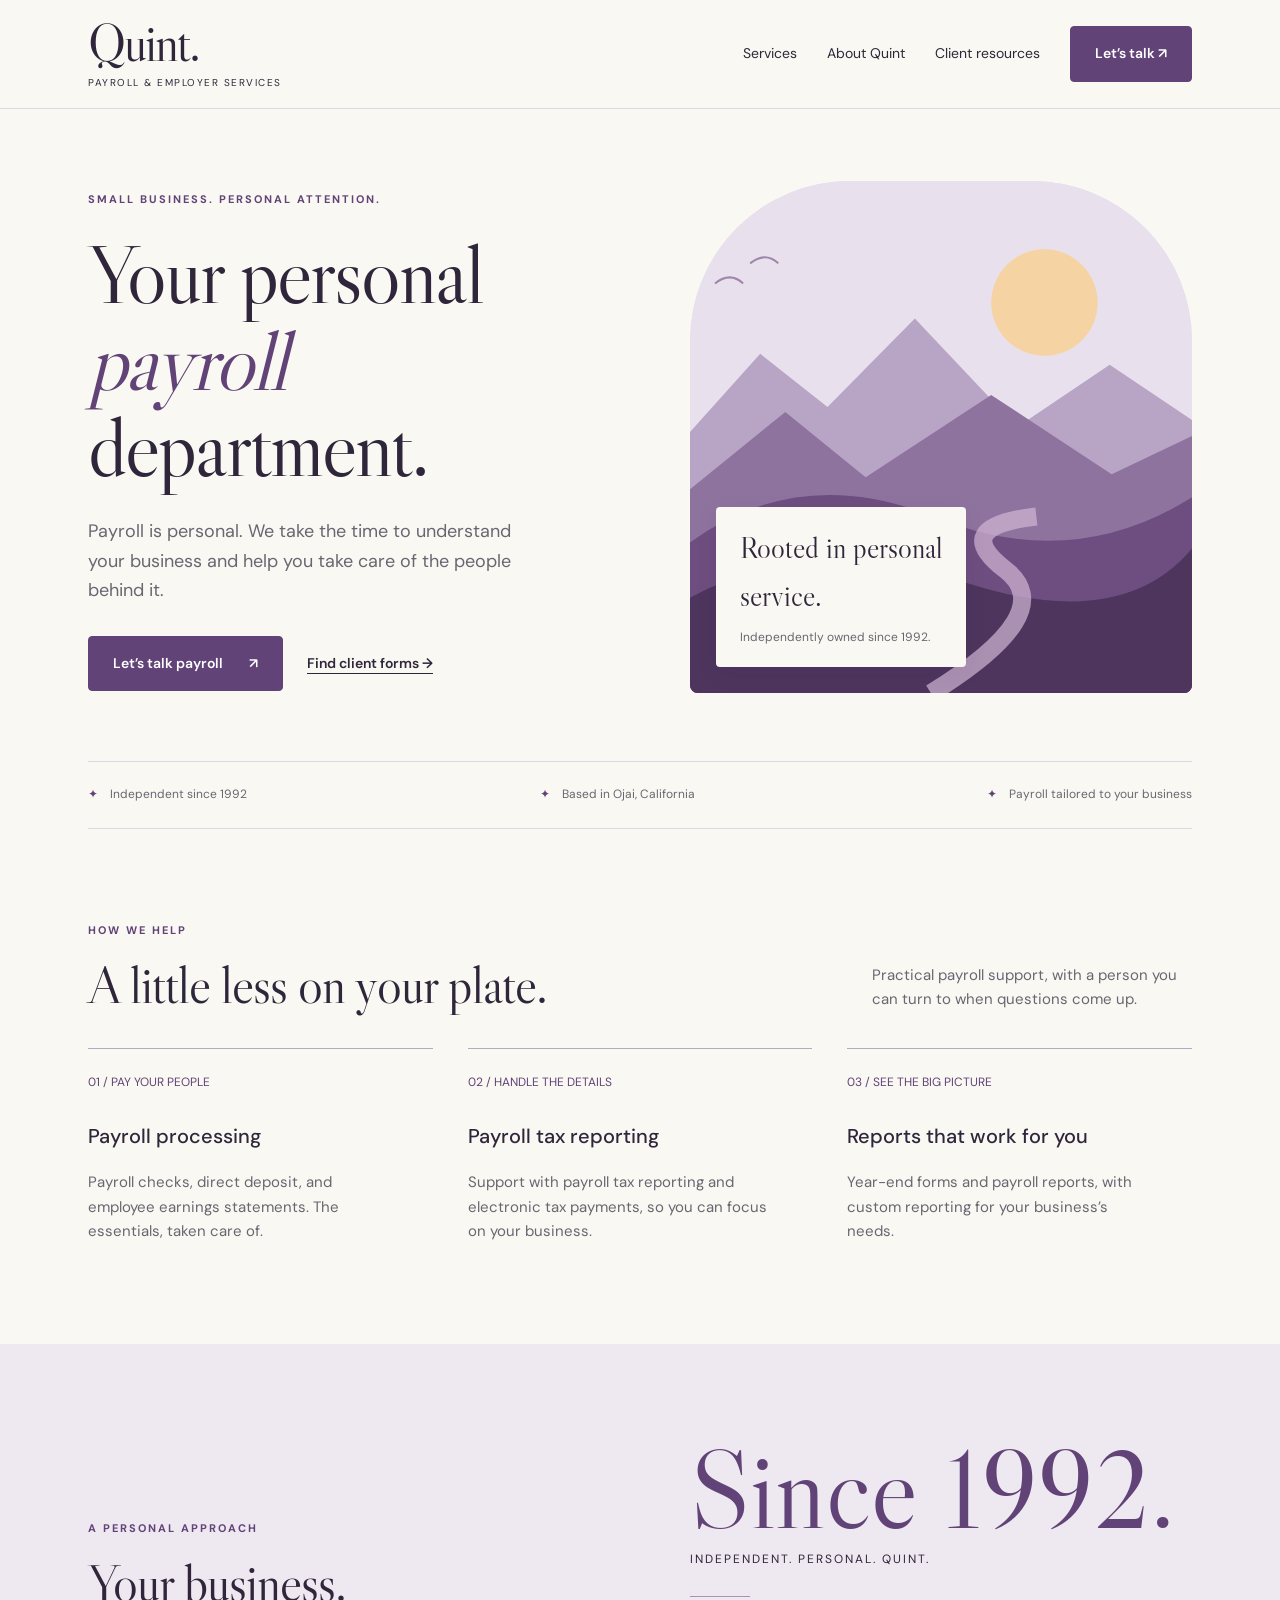
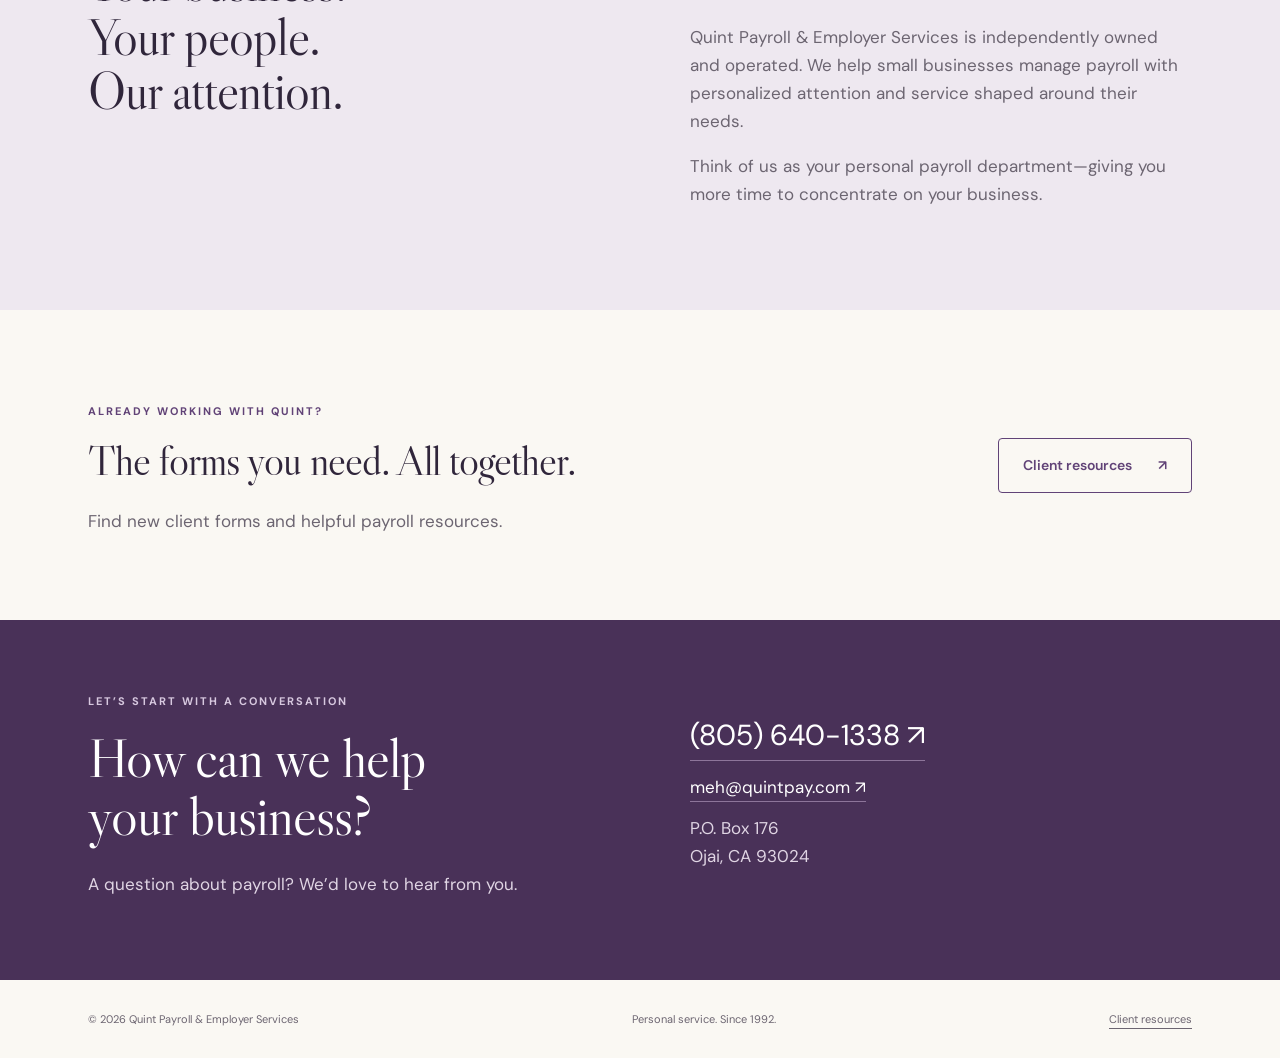
<file: index.html>
<!doctype html><html lang="en"><head><meta name="robots" content="noindex, nofollow"><meta charset="utf-8"><meta name="viewport" content="width=device-width,initial-scale=1"><title>Quint Payroll | Your personal payroll department</title><meta name="description" content="Personalized payroll processing, tax reporting and direct deposit for small businesses. Independently owned and operated since 1992."><link rel="stylesheet" href="style.css"></head><body><a class="skip" href="#main">Skip to content</a><header><div class="wrap"><nav aria-label="Main navigation"><a class="brand" href="index.html" aria-label="Quint Payroll home"><strong>Quint.</strong><span>Payroll & Employer Services</span></a><div class="navlinks"><a href="#services">Services</a><a href="#about">About Quint</a><a href="resources.html">Client resources</a><a class="button" href="#contact">Let’s talk ↗</a></div></nav></div></header><main id="main"><div class="wrap"><section class="hero"><div><span class="eyebrow">Small business. Personal attention.</span><h1>Your personal<br><em>payroll</em><br>department.</h1><p>Payroll is personal. We take the time to understand your business and help you take care of the people behind it.</p><div class="actions"><a class="button" href="#contact">Let’s talk payroll <span aria-hidden="true">↗</span></a><a class="textlink" href="resources.html">Find client forms →</a></div></div><div class="art" role="img" aria-label="Illustrated purple mountains and warm California sunshine"><svg viewBox="0 0 500 510" preserveAspectRatio="xMidYMid slice" aria-hidden="true"><rect width="500" height="510" fill="#e9e0ed"/><circle cx="353" cy="121" r="53" fill="#f6d3a2"/><path d="M0 250 70 172 137 225 224 137 326 245 418 183 500 238V510H0Z" fill="#b8a5c5"/><path d="M0 307 95 230 175 295 300 213 420 292 500 254V510H0Z" fill="#8f739f"/><path d="M0 360Q110 280 245 335T500 315V510H0Z" fill="#6e4e80"/><path d="M0 415Q120 350 275 400T500 366V510H0Z" fill="#4d355e"/><path d="M240 510Q370 430 314 387T345 334" fill="none" stroke="#d2b7d5" stroke-width="18" opacity=".7"/><path d="M25 102Q40 90 53 102M60 82Q75 70 88 82" fill="none" stroke="#9f86ac" stroke-width="2"/></svg><div class="artnote"><b>Rooted in personal service.</b><span>Independently owned since 1992.</span></div></div></section><div class="trust"><span>Independent since 1992</span><span>Based in Ojai, California</span><span>Payroll tailored to your business</span></div><section class="section" id="services"><div class="sectionintro"><div><span class="eyebrow">How we help</span><h2>A little less on your plate.</h2></div><p>Practical payroll support, with a person you can turn to when questions come up.</p></div><div class="services"><article class="service"><span class="number">01 / PAY YOUR PEOPLE</span><h3>Payroll processing</h3><p>Payroll checks, direct deposit, and employee earnings statements. The essentials, taken care of.</p></article><article class="service"><span class="number">02 / HANDLE THE DETAILS</span><h3>Payroll tax reporting</h3><p>Support with payroll tax reporting and electronic tax payments, so you can focus on your business.</p></article><article class="service"><span class="number">03 / SEE THE BIG PICTURE</span><h3>Reports that work for you</h3><p>Year-end forms and payroll reports, with custom reporting for your business’s needs.</p></article></div></section></div><section class="personal section" id="about"><div class="wrap split"><div><span class="eyebrow">A personal approach</span><h2>Your business.<br>Your people.<br>Our attention.</h2></div><div><div class="since">Since 1992.</div><div class="since-label">Independent. Personal. Quint.</div><div class="rule"></div><p>Quint Payroll & Employer Services is independently owned and operated. We help small businesses manage payroll with personalized attention and service shaped around their needs.</p><p>Think of us as your personal payroll department—giving you more time to concentrate on your business.</p></div></div></section><section class="section"><div class="wrap resource-call"><div><span class="eyebrow">Already working with Quint?</span><h2>The forms you need. All together.</h2><p>Find new client forms and helpful payroll resources.</p></div><a class="button light" href="resources.html">Client resources <span aria-hidden="true">↗</span></a></div></section><section class="contact" id="contact"><div class="wrap split"><div><span class="eyebrow">Let’s start with a conversation</span><h2>How can we help<br>your business?</h2><p>A question about payroll? We’d love to hear from you.</p></div><div class="contactlinks"><a href="tel:+18056401338">(805) 640-1338 ↗</a><a href="mailto:meh@quintpay.com">meh@quintpay.com ↗</a><p>P.O. Box 176<br>Ojai, CA 93024</p></div></div></section></main><footer><div class="wrap foot"><span>© 2026 Quint Payroll & Employer Services</span><span>Personal service. Since 1992.</span><a href="resources.html">Client resources</a></div></footer></body></html>
</file>
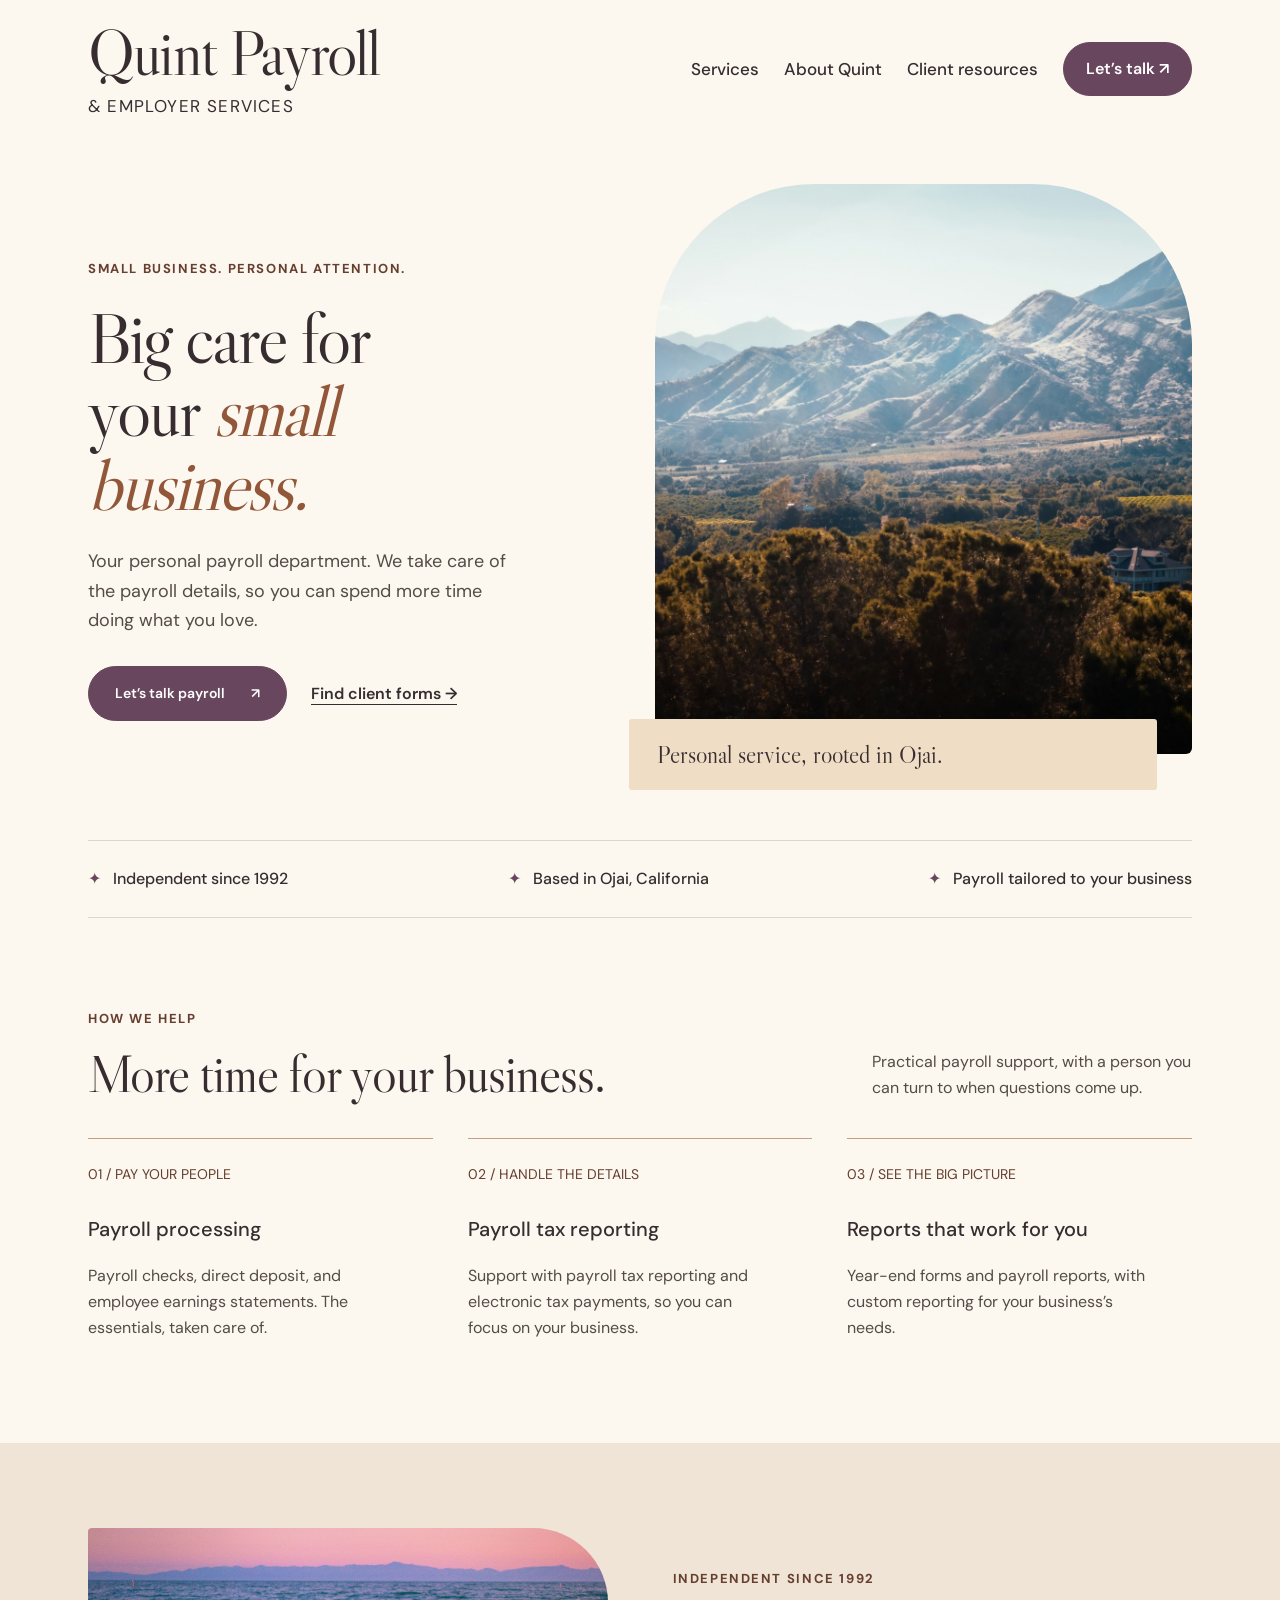
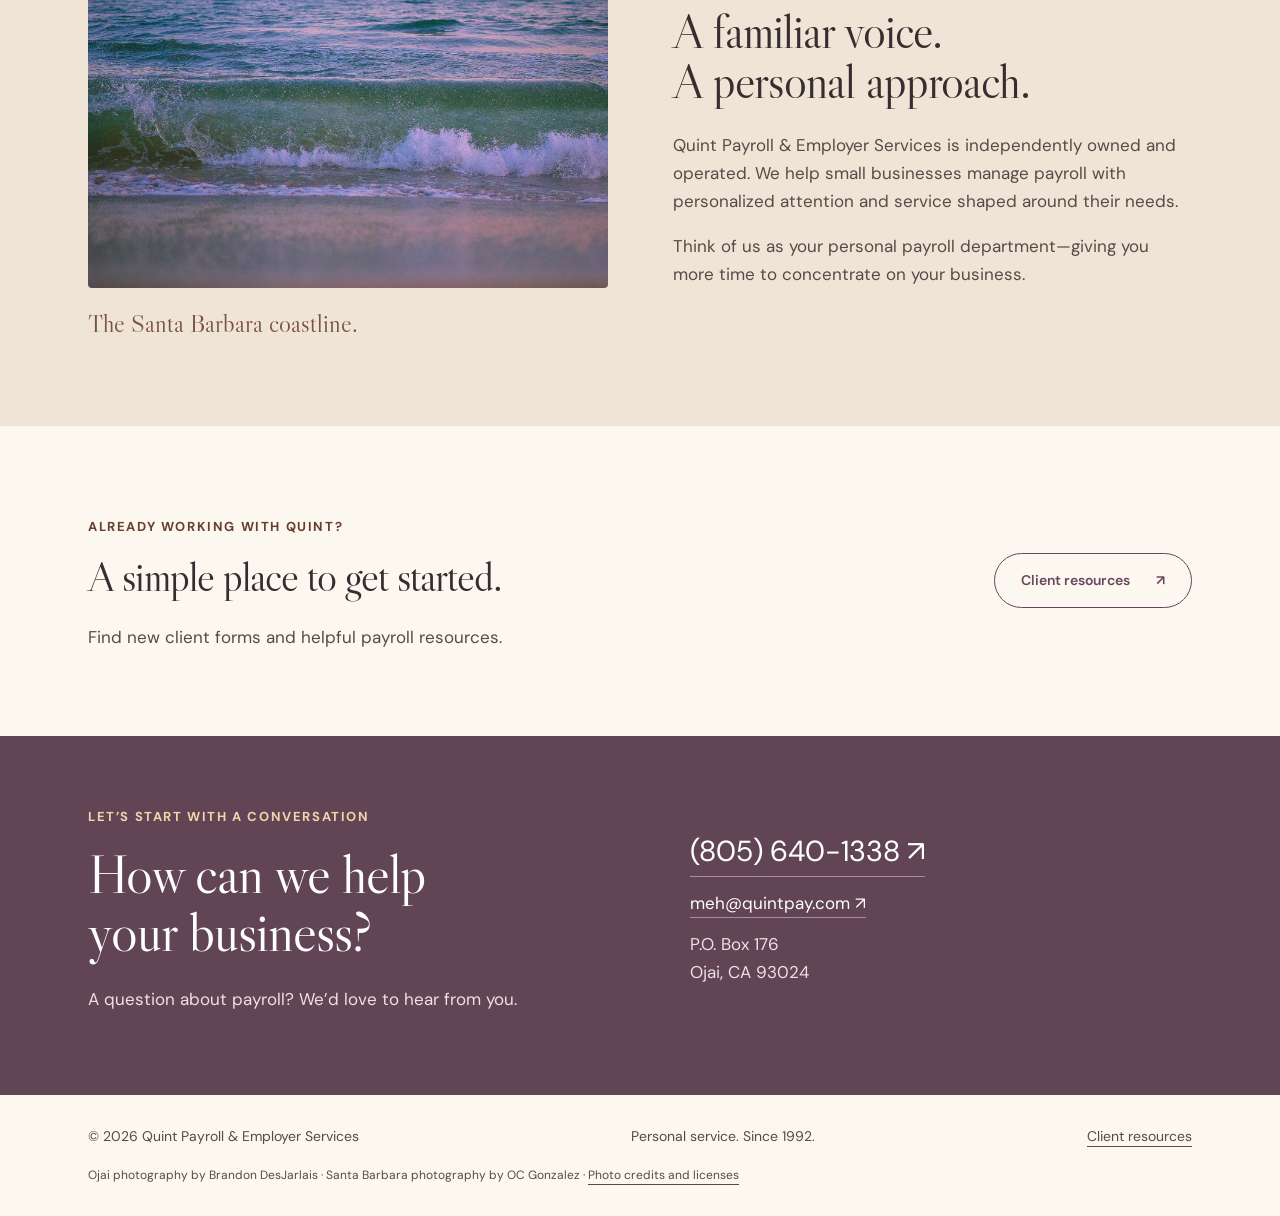
<file: option-two.html>
<!doctype html><html lang="en"><head><meta name="robots" content="noindex, nofollow"><meta charset="utf-8"><meta name="viewport" content="width=device-width,initial-scale=1"><title>Quint Payroll | Your personal payroll department</title><meta name="description" content="Personalized payroll processing, tax reporting and direct deposit for small businesses. Independently owned and operated since 1992."><link rel="stylesheet" href="option-two.css?v=20261023"></head><body><a class="skip" href="#main">Skip to content</a><header><div class="wrap"><nav aria-label="Main navigation"><a class="brand" href="option-two.html" aria-label="Quint Payroll home"><strong>Quint Payroll</strong><span>&amp; Employer Services</span></a><div class="navlinks"><a href="#services">Services</a><a href="#about">About Quint</a><a href="resources-two.html">Client resources</a><a class="button" href="#contact">Let’s talk ↗</a></div></nav></div></header><main id="main"><div class="wrap"><section class="hero"><div><span class="eyebrow">Small business. Personal attention.</span><h1>Big care for<br>your <em>small<br>business.</em></h1><p>Your personal payroll department. We take care of the payroll details, so you can spend more time doing what you love.</p><div class="actions"><a class="button" href="#contact">Let’s talk payroll <span aria-hidden="true">↗</span></a><a class="textlink" href="resources-two.html">Find client forms →</a></div></div><figure class="hero-photo"><img src="ojai-valley.jpg" width="1600" height="1198" alt="Mountains and orchards in Ojai Valley, California"><figcaption>Personal service, rooted in Ojai.</figcaption></figure></section><div class="trust"><span>Independent since 1992</span><span>Based in Ojai, California</span><span>Payroll tailored to your business</span></div><section class="section" id="services"><div class="sectionintro"><div><span class="eyebrow">How we help</span><h2>More time for your business.</h2></div><p>Practical payroll support, with a person you can turn to when questions come up.</p></div><div class="services"><article class="service"><span class="number">01 / PAY YOUR PEOPLE</span><h3>Payroll processing</h3><p>Payroll checks, direct deposit, and employee earnings statements. The essentials, taken care of.</p></article><article class="service"><span class="number">02 / HANDLE THE DETAILS</span><h3>Payroll tax reporting</h3><p>Support with payroll tax reporting and electronic tax payments, so you can focus on your business.</p></article><article class="service"><span class="number">03 / SEE THE BIG PICTURE</span><h3>Reports that work for you</h3><p>Year-end forms and payroll reports, with custom reporting for your business’s needs.</p></article></div></section></div><section class="personal section" id="about"><div class="wrap split"><figure class="team-photo"><img src="santa-barbara-coast.jpg" width="1400" height="2100" loading="lazy" alt="Waves along the Santa Barbara coastline at sunset"><figcaption>The Santa Barbara coastline.</figcaption></figure><div><span class="eyebrow">Independent since 1992</span><h2>A familiar voice.<br>A personal approach.</h2><p>Quint Payroll & Employer Services is independently owned and operated. We help small businesses manage payroll with personalized attention and service shaped around their needs.</p><p>Think of us as your personal payroll department—giving you more time to concentrate on your business.</p></div></div></section><section class="section"><div class="wrap resource-call"><div><span class="eyebrow">Already working with Quint?</span><h2>A simple place to get started.</h2><p>Find new client forms and helpful payroll resources.</p></div><a class="button light" href="resources-two.html">Client resources <span aria-hidden="true">↗</span></a></div></section><section class="contact" id="contact"><div class="wrap split"><div><span class="eyebrow">Let’s start with a conversation</span><h2>How can we help<br>your business?</h2><p>A question about payroll? We’d love to hear from you.</p></div><div class="contactlinks"><a href="tel:+18056401338">(805) 640-1338 ↗</a><a href="mailto:meh@quintpay.com">meh@quintpay.com ↗</a><p>P.O. Box 176<br>Ojai, CA 93024</p></div></div></section></main><footer><div class="wrap foot"><span>© 2026 Quint Payroll & Employer Services</span><span>Personal service. Since 1992.</span><a href="resources-two.html">Client resources</a></div><div class="wrap credit">Ojai photography by Brandon DesJarlais · Santa Barbara photography by OC Gonzalez · <a href="photo-credits.txt">Photo credits and licenses</a></div></footer></body></html>
</file>
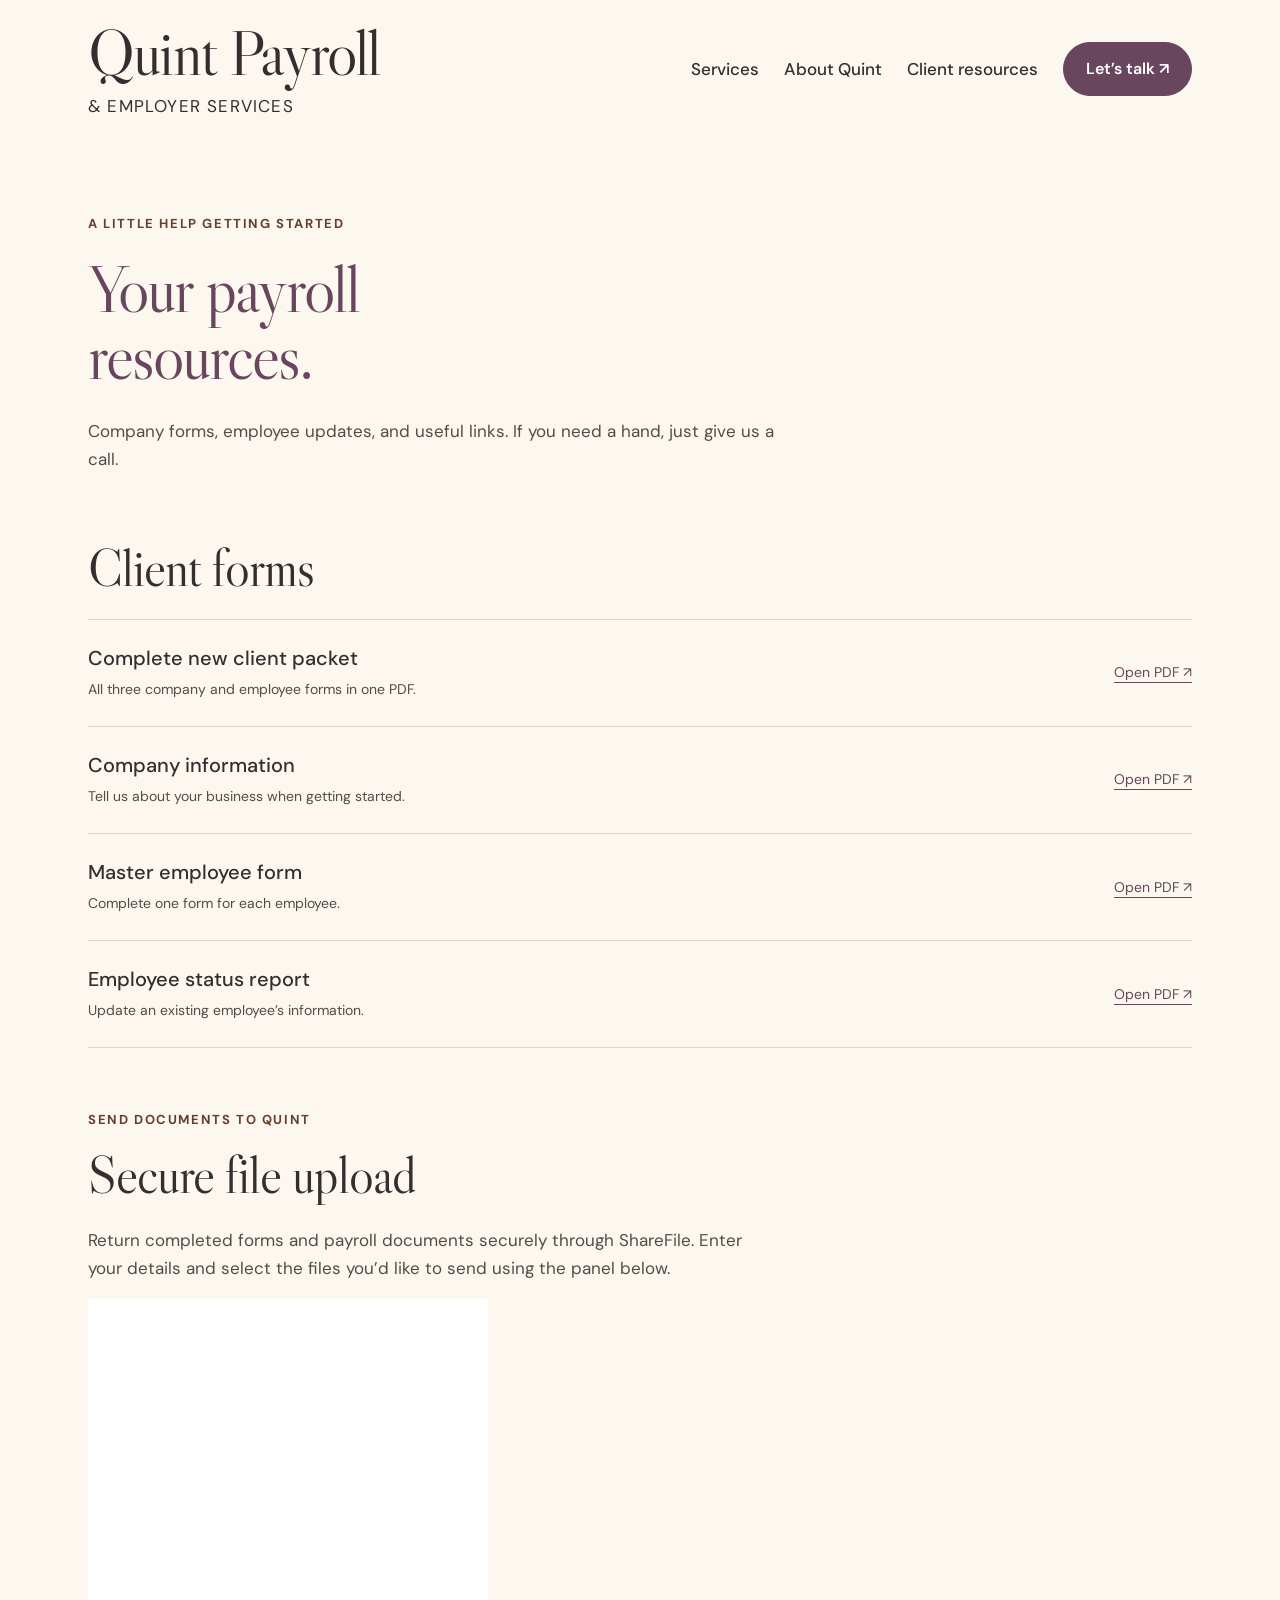
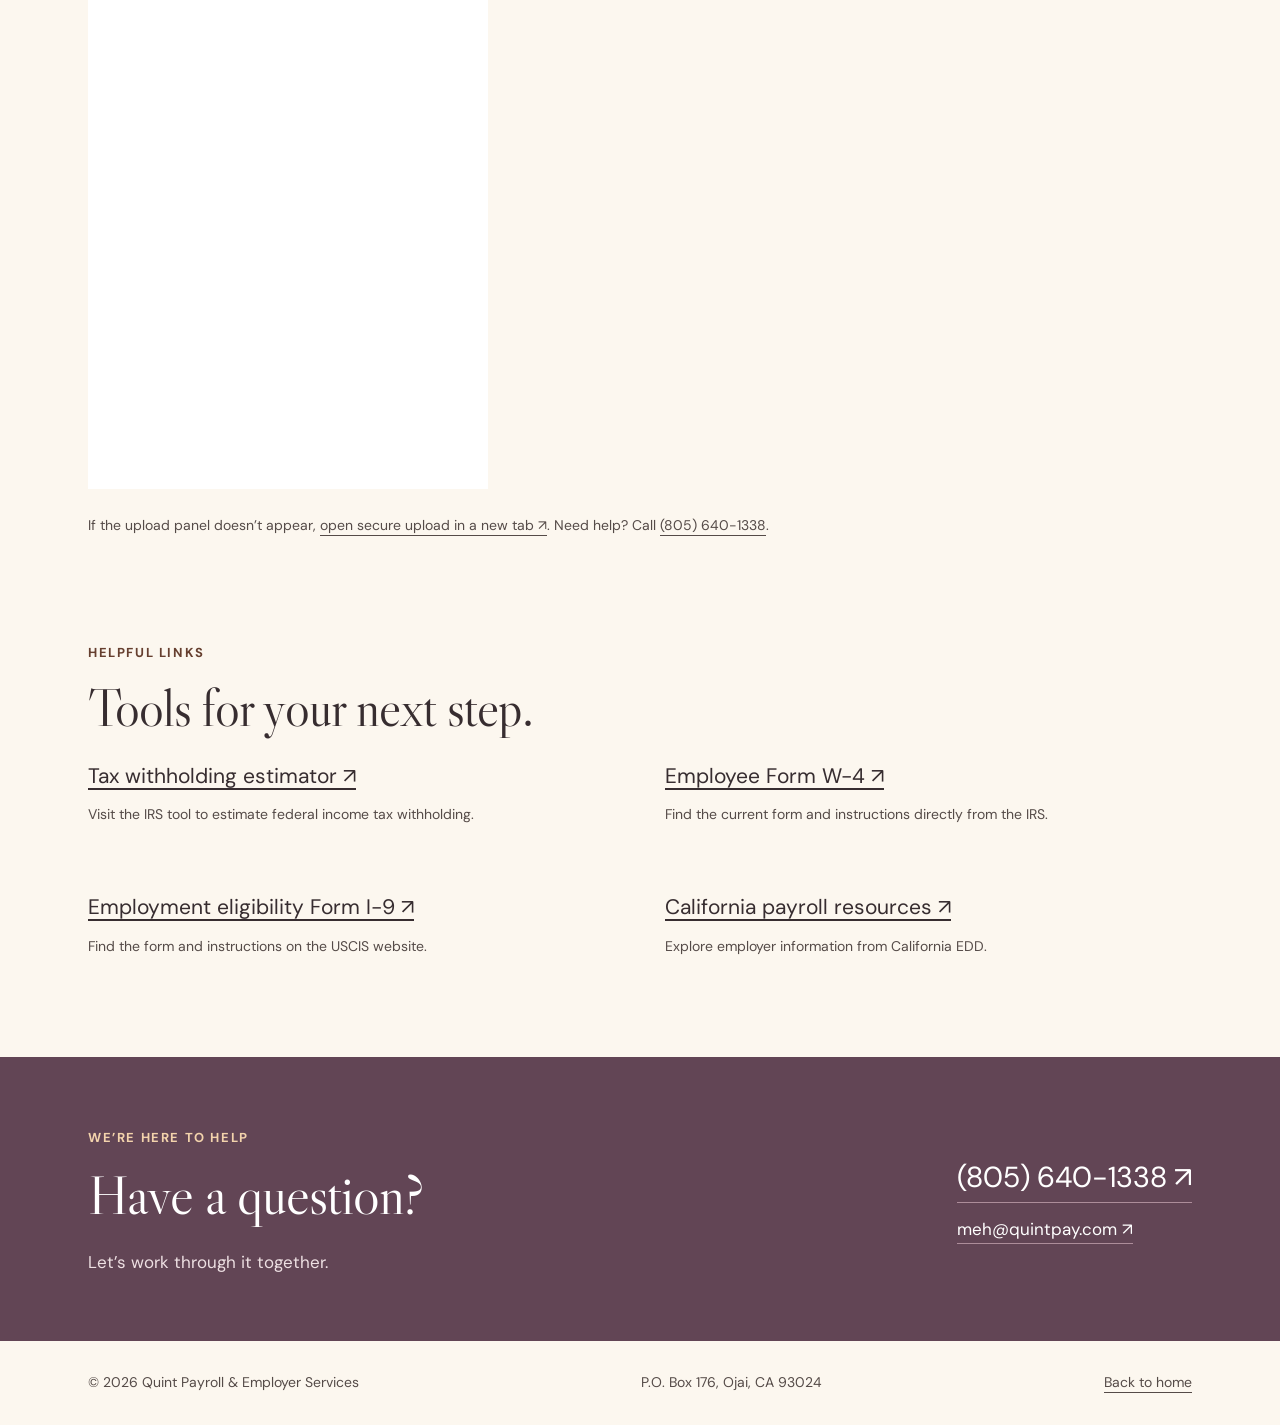
<file: resources-two.html>
<!doctype html><html lang="en"><head><meta name="robots" content="noindex, nofollow"><meta charset="utf-8"><meta name="viewport" content="width=device-width,initial-scale=1"><title>Client Resources | Quint Payroll</title><meta name="description" content="Company and employee forms, secure return instructions and helpful payroll resources for Quint clients."><link rel="stylesheet" href="option-two.css?v=20261023"></head><body><a class="skip" href="#main">Skip to content</a><header><div class="wrap"><nav aria-label="Main navigation"><a class="brand" href="option-two.html" aria-label="Quint Payroll home"><strong>Quint Payroll</strong><span>&amp; Employer Services</span></a><div class="navlinks"><a href="option-two.html#services">Services</a><a href="option-two.html#about">About Quint</a><a href="resources-two.html" aria-current="page">Client resources</a><a class="button" href="option-two.html#contact">Let’s talk ↗</a></div></nav></div></header><main id="main"><div class="wrap"><section class="resourcehero"><span class="eyebrow">A little help getting started</span><h1>Your payroll<br>resources.</h1><p>Company forms, employee updates, and useful links. If you need a hand, just give us a call.</p></section><section aria-labelledby="forms-title"><h2 id="forms-title">Client forms</h2><div class="formlist"><div class="formrow"><div><h3>Complete new client packet</h3><p>All three company and employee forms in one PDF.</p></div><a href="new-client-packet.pdf" target="_blank" rel="noopener">Open PDF ↗</a></div><div class="formrow"><div><h3>Company information</h3><p>Tell us about your business when getting started.</p></div><a href="company-information.pdf" target="_blank" rel="noopener">Open PDF ↗</a></div><div class="formrow"><div><h3>Master employee form</h3><p>Complete one form for each employee.</p></div><a href="master-employee.pdf" target="_blank" rel="noopener">Open PDF ↗</a></div><div class="formrow"><div><h3>Employee status report</h3><p>Update an existing employee’s information.</p></div><a href="employee-status.pdf" target="_blank" rel="noopener">Open PDF ↗</a></div></div><section id="secure-upload" aria-labelledby="upload-title" style="margin-top:56px;scroll-margin-top:32px"><span class="eyebrow">Send documents to Quint</span><h2 id="upload-title">Secure file upload</h2><p style="max-width:680px;color:var(--muted)">Return completed forms and payroll documents securely through ShareFile. Enter your details and select the files you’d like to send using the panel below.</p><iframe src="https://quintpay.sharefile.com/remoteupload/07cc62c6-ee8c-4213-8614-ae49d9b9f944" title="Secure document upload to Quint Payroll through ShareFile" frameborder="0" width="400" height="790" scrolling="auto" id="sfRemoteUploadFrame" style="display:block;width:400px;max-width:100%;height:790px;border:0;background:#fff"></iframe><p class="notice">If the upload panel doesn’t appear, <a href="https://quintpay.sharefile.com/remoteupload/07cc62c6-ee8c-4213-8614-ae49d9b9f944" target="_blank" rel="noopener nofollow">open secure upload in a new tab ↗</a>. Need help? Call <a href="tel:+18056401338">(805) 640-1338</a>.</p></section></section><section class="section"><span class="eyebrow">Helpful links</span><h2>Tools for your next step.</h2><div class="tools"><div><a href="https://www.irs.gov/individuals/tax-withholding-estimator" target="_blank" rel="noopener">Tax withholding estimator ↗</a><p>Visit the IRS tool to estimate federal income tax withholding.</p></div><div><a href="https://www.irs.gov/forms-pubs/about-form-w-4" target="_blank" rel="noopener">Employee Form W-4 ↗</a><p>Find the current form and instructions directly from the IRS.</p></div><div><a href="https://www.uscis.gov/i-9" target="_blank" rel="noopener">Employment eligibility Form I-9 ↗</a><p>Find the form and instructions on the USCIS website.</p></div><div><a href="https://edd.ca.gov/en/payroll_taxes/" target="_blank" rel="noopener">California payroll resources ↗</a><p>Explore employer information from California EDD.</p></div></div></section></div><section class="contact"><div class="wrap resource-call"><div><span class="eyebrow">We’re here to help</span><h2>Have a question?</h2><p>Let’s work through it together.</p></div><div class="contactlinks"><a href="tel:+18056401338">(805) 640-1338 ↗</a><a href="mailto:meh@quintpay.com">meh@quintpay.com ↗</a></div></div></section></main><footer><div class="wrap foot"><span>© 2026 Quint Payroll & Employer Services</span><span>P.O. Box 176, Ojai, CA 93024</span><a href="option-two.html">Back to home</a></div></footer></body></html>
</file>
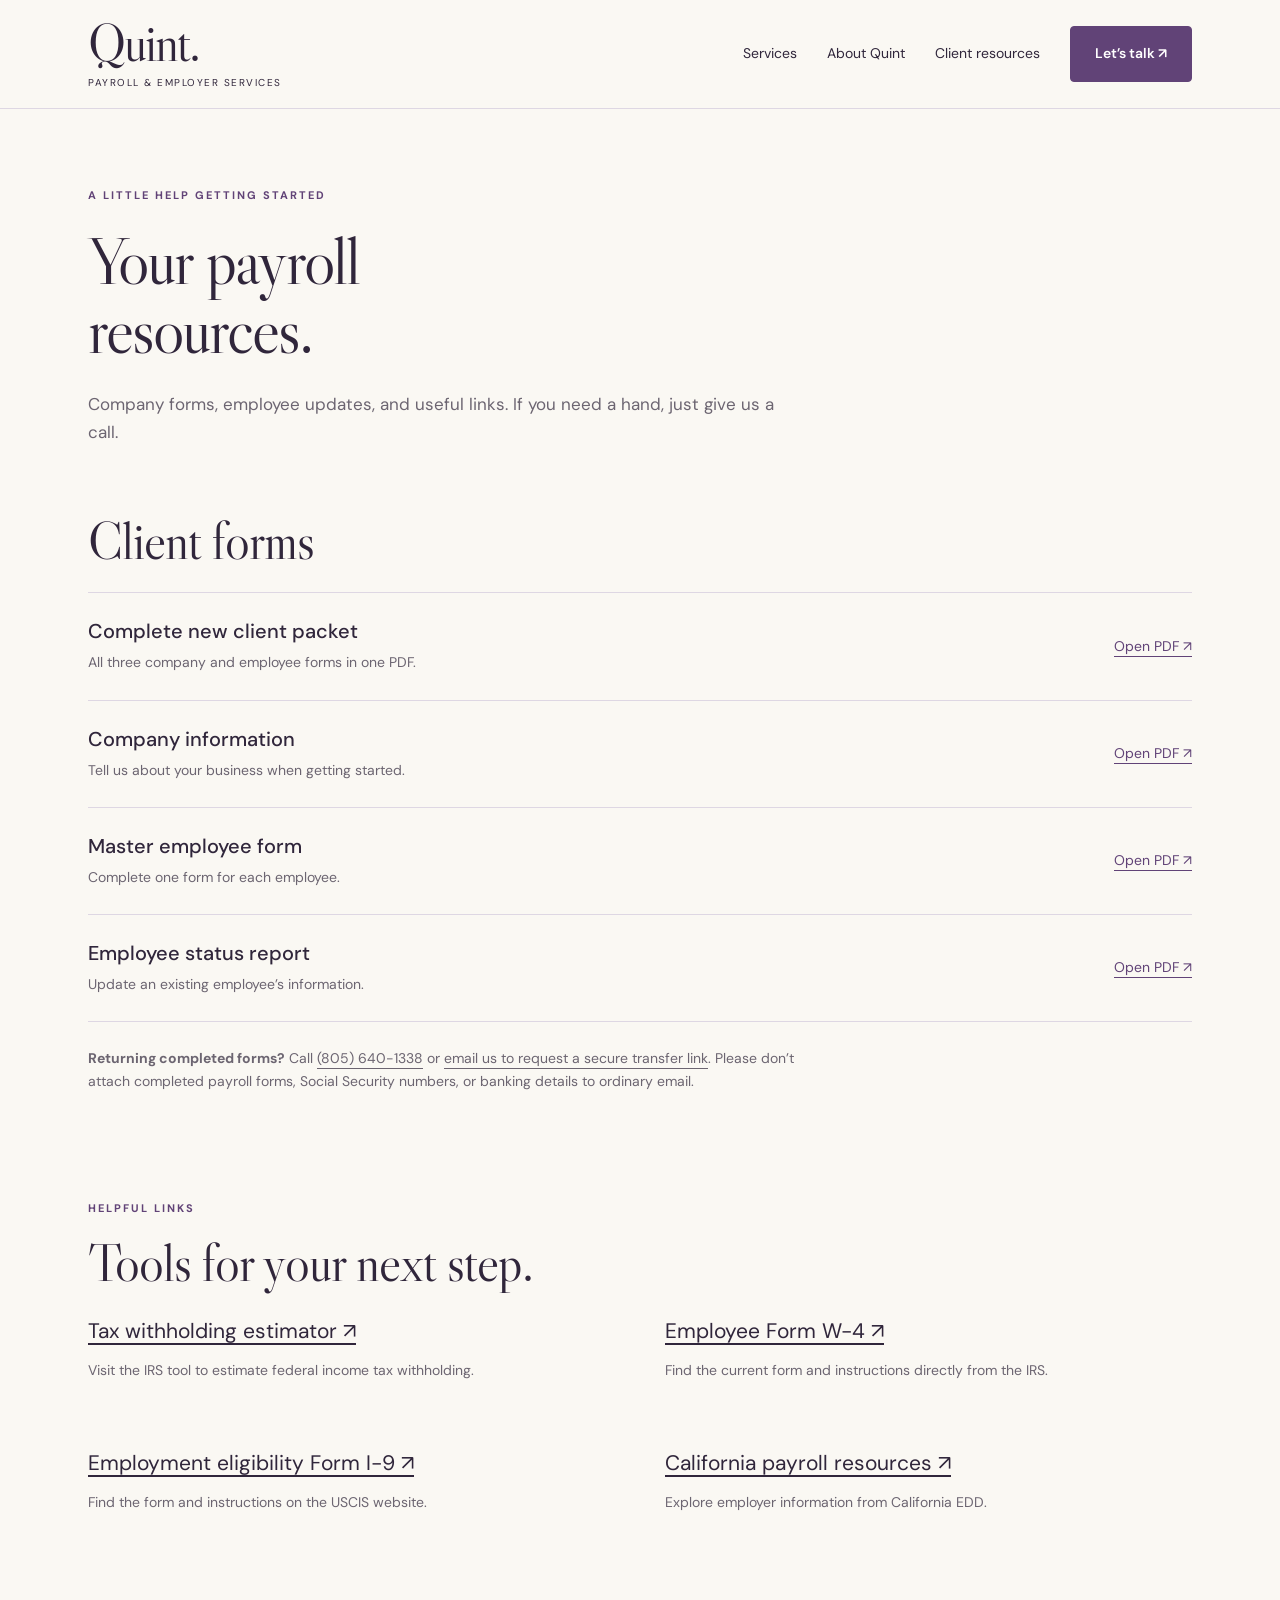
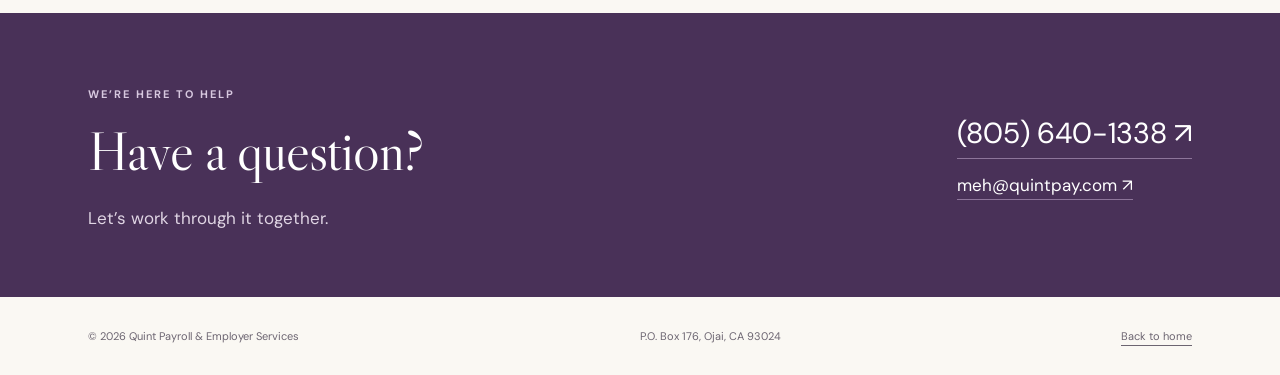
<file: resources.html>
<!doctype html><html lang="en"><head><meta name="robots" content="noindex, nofollow"><meta charset="utf-8"><meta name="viewport" content="width=device-width,initial-scale=1"><title>Client Resources | Quint Payroll</title><meta name="description" content="Company and employee forms, secure return instructions and helpful payroll resources for Quint clients."><link rel="stylesheet" href="style.css"></head><body><a class="skip" href="#main">Skip to content</a><header><div class="wrap"><nav aria-label="Main navigation"><a class="brand" href="index.html" aria-label="Quint Payroll home"><strong>Quint.</strong><span>Payroll & Employer Services</span></a><div class="navlinks"><a href="index.html#services">Services</a><a href="index.html#about">About Quint</a><a href="resources.html" aria-current="page">Client resources</a><a class="button" href="index.html#contact">Let’s talk ↗</a></div></nav></div></header><main id="main"><div class="wrap"><section class="resourcehero"><span class="eyebrow">A little help getting started</span><h1>Your payroll<br>resources.</h1><p>Company forms, employee updates, and useful links. If you need a hand, just give us a call.</p></section><section aria-labelledby="forms-title"><h2 id="forms-title">Client forms</h2><div class="formlist"><div class="formrow"><div><h3>Complete new client packet</h3><p>All three company and employee forms in one PDF.</p></div><a href="new-client-packet.pdf" target="_blank" rel="noopener">Open PDF ↗</a></div><div class="formrow"><div><h3>Company information</h3><p>Tell us about your business when getting started.</p></div><a href="company-information.pdf" target="_blank" rel="noopener">Open PDF ↗</a></div><div class="formrow"><div><h3>Master employee form</h3><p>Complete one form for each employee.</p></div><a href="master-employee.pdf" target="_blank" rel="noopener">Open PDF ↗</a></div><div class="formrow"><div><h3>Employee status report</h3><p>Update an existing employee’s information.</p></div><a href="employee-status.pdf" target="_blank" rel="noopener">Open PDF ↗</a></div></div><p class="notice"><strong>Returning completed forms?</strong> Call <a href="tel:+18056401338">(805) 640-1338</a> or <a href="mailto:meh@quintpay.com?subject=Secure%20document%20transfer%20request">email us to request a secure transfer link</a>. Please don’t attach completed payroll forms, Social Security numbers, or banking details to ordinary email.</p></section><section class="section"><span class="eyebrow">Helpful links</span><h2>Tools for your next step.</h2><div class="tools"><div><a href="https://www.irs.gov/individuals/tax-withholding-estimator" target="_blank" rel="noopener">Tax withholding estimator ↗</a><p>Visit the IRS tool to estimate federal income tax withholding.</p></div><div><a href="https://www.irs.gov/forms-pubs/about-form-w-4" target="_blank" rel="noopener">Employee Form W-4 ↗</a><p>Find the current form and instructions directly from the IRS.</p></div><div><a href="https://www.uscis.gov/i-9" target="_blank" rel="noopener">Employment eligibility Form I-9 ↗</a><p>Find the form and instructions on the USCIS website.</p></div><div><a href="https://edd.ca.gov/en/payroll_taxes/" target="_blank" rel="noopener">California payroll resources ↗</a><p>Explore employer information from California EDD.</p></div></div></section></div><section class="contact"><div class="wrap resource-call"><div><span class="eyebrow">We’re here to help</span><h2>Have a question?</h2><p>Let’s work through it together.</p></div><div class="contactlinks"><a href="tel:+18056401338">(805) 640-1338 ↗</a><a href="mailto:meh@quintpay.com">meh@quintpay.com ↗</a></div></div></section></main><footer><div class="wrap foot"><span>© 2026 Quint Payroll & Employer Services</span><span>P.O. Box 176, Ojai, CA 93024</span><a href="index.html">Back to home</a></div></footer></body></html>
</file>
<file: style.css>
@import url('https://fonts.googleapis.com/css2?family=DM+Sans:wght@400;500;600;700&family=Libre+Caslon+Display&display=swap');
:root{--ink:#30263b;--purple:#614377;--cream:#faf8f3;--muted:#6c6571;--line:#ded7e3}*{box-sizing:border-box}html{scroll-behavior:smooth;scroll-padding-top:110px}body{margin:0;background:var(--cream);color:var(--ink);font:17px/1.65 'DM Sans',sans-serif}a{color:inherit;text-underline-offset:5px}a:focus-visible,button:focus-visible{outline:3px solid #b98040;outline-offset:6px}.wrap{max-width:1200px;margin:auto;padding:0 48px}header{background:var(--cream);border-bottom:1px solid var(--line)}nav{min-height:108px;display:flex;align-items:center;justify-content:space-between;gap:30px}.brand{text-decoration:none;line-height:1;display:inline-flex;flex-direction:column}.brand strong{font:52px/.9 'Libre Caslon Display',Georgia,serif;letter-spacing:-2px}.brand span{font-size:10px;letter-spacing:1.5px;text-transform:uppercase;margin-top:12px}.navlinks{display:flex;align-items:center;gap:30px;font-size:14px}.navlinks a{text-decoration:none}.navlinks a:hover{color:var(--purple);text-decoration:underline}.button{display:inline-flex;align-items:center;justify-content:center;gap:26px;background:var(--purple);color:white;padding:15px 24px;text-decoration:none;border:1px solid var(--purple);font-size:14px;font-weight:600;border-radius:4px}.button:hover{background:#483157}.button.light{background:transparent;color:var(--purple)}.eyebrow{font-size:11px;letter-spacing:2px;text-transform:uppercase;font-weight:700;color:var(--purple)}h1,h2,h3,p{margin-top:0}h1,h2{font-family:'Libre Caslon Display',Georgia,serif;font-weight:400;line-height:1.04}h1{font-size:clamp(56px,6.5vw,86px);letter-spacing:-2px;margin:20px 0 26px}h1 em{color:var(--purple);font-weight:400}h2{font-size:52px;letter-spacing:-1px;margin:16px 0 24px}h3{font-size:20px;font-weight:500;line-height:1.35}.hero{padding:72px 0 68px;display:grid;grid-template-columns:1.08fr 1fr;gap:60px;align-items:center}.hero p{max-width:450px;color:var(--muted);font-size:18px}.actions{display:flex;gap:24px;align-items:center;margin-top:30px}.textlink{font-size:14px;font-weight:600}.art{position:relative;background:#e9e0ed;border-radius:160px 160px 8px 8px;overflow:hidden;aspect-ratio:.98;display:flex;align-items:end}.art svg{width:100%;height:100%;position:absolute;inset:0}.artnote{z-index:1;background:var(--cream);margin:26px;padding:18px 24px;max-width:250px;border-radius:4px;box-shadow:0 6px 24px #30263b10}.artnote b{font-family:'Libre Caslon Display',Georgia,serif;font-size:29px;font-weight:400;display:block}.artnote span{font-size:12px;color:var(--muted)}.trust{display:flex;justify-content:space-between;gap:24px;padding:23px 0;border-top:1px solid var(--line);border-bottom:1px solid var(--line);font-size:12px;color:var(--muted)}.trust span:before{content:'✦';color:var(--purple);margin-right:12px}.section{padding:85px 0}.sectionintro{display:flex;justify-content:space-between;align-items:end;gap:48px;margin-bottom:36px}.sectionintro h2{margin-bottom:0;max-width:520px}.sectionintro p{max-width:320px;color:var(--muted);font-size:15px;margin:0}.services{display:grid;grid-template-columns:repeat(3,1fr);gap:35px}.service{border-top:1px solid #b9a8c3;padding-top:24px}.number{font-size:12px;color:var(--purple);display:block;margin-bottom:30px}.service p{font-size:15px;color:var(--muted);max-width:300px}.personal{background:#eee8f0}.split{display:grid;grid-template-columns:1fr 1fr;gap:100px;align-items:center}.personal p{color:var(--muted)}.since{font-size:110px;font-family:'Libre Caslon Display',Georgia,serif;line-height:1.1;color:var(--purple)}.since-label{font-size:12px;text-transform:uppercase;letter-spacing:2px}.personal .rule{width:60px;height:1px;background:#aa91b7;margin:26px 0}.resource-call{display:flex;justify-content:space-between;align-items:center;gap:40px}.resource-call h2{font-size:42px}.resource-call p{margin-bottom:0;color:var(--muted)}.contact{background:#493158;color:white;padding:65px 0}.contact .eyebrow{color:#d7c8df}.contact h2{font-size:56px}.contact p{color:#e0d5e4}.contactlinks{display:flex;flex-direction:column;align-items:start;gap:12px}.contactlinks a:first-child{font-size:29px}.contactlinks a{text-decoration:none;border-bottom:1px solid #8d759a}.contactlinks a:hover{color:#ead4ab}footer{padding:30px 0;font-size:11px;color:var(--muted)}.foot{display:flex;justify-content:space-between;gap:24px}.resourcehero{padding:70px 0 35px;max-width:700px}.resourcehero h1{font-size:66px}.resourcehero p{color:var(--muted)}.formlist{border-top:1px solid var(--line)}.formrow{display:flex;justify-content:space-between;gap:30px;align-items:center;padding:25px 0;border-bottom:1px solid var(--line)}.formrow h3{margin-bottom:6px}.formrow p{font-size:14px;color:var(--muted);margin:0}.formrow a{white-space:nowrap;font-size:14px;color:var(--purple)}.notice{padding:25px 0 0;font-size:14px;max-width:750px;color:var(--muted)}.tools{display:grid;grid-template-columns:1fr 1fr;gap:50px}.tools a{font-size:21px}.tools p{font-size:14px;color:var(--muted);margin-top:10px}.skip{position:absolute;top:-100px}.skip:focus{top:0;background:white;z-index:5;padding:12px}@media(max-width:800px){.wrap{padding:0 24px}nav{min-height:105px;flex-wrap:wrap;padding:20px 0;gap:20px}.brand strong{font-size:40px}.navlinks{gap:18px;font-size:12px}.navlinks .button{padding:8px 12px;font-size:12px}.hero{grid-template-columns:1fr;gap:35px;padding:45px 0}.hero h1{max-width:550px}.art{aspect-ratio:1.25;border-radius:120px 120px 6px 6px;max-width:520px;width:100%}.trust{flex-wrap:wrap;gap:12px}.section{padding:55px 0}.sectionintro,.resource-call{display:block}.sectionintro p{margin-top:22px}.services{grid-template-columns:1fr;gap:20px}.number{margin-bottom:15px}.service p{max-width:none}.split{grid-template-columns:1fr;gap:30px}h2{font-size:42px}.since{font-size:80px}.resource-call .button{margin-top:25px}.foot{flex-direction:column;gap:6px}.tools{grid-template-columns:1fr;gap:20px}.contact h2{font-size:46px}.formrow{align-items:start}.resourcehero h1{font-size:54px}}@media(prefers-reduced-motion:reduce){html{scroll-behavior:auto}}
</file>
<file: option-two.css>
@import url('https://fonts.googleapis.com/css2?family=DM+Sans:wght@400;500;600;700&family=Libre+Caslon+Display&display=swap');
:root{--ink:#30263b;--purple:#614377;--cream:#faf8f3;--muted:#6c6571;--line:#ded7e3}*{box-sizing:border-box}html{scroll-behavior:smooth;scroll-padding-top:110px}body{margin:0;background:var(--cream);color:var(--ink);font:17px/1.65 'DM Sans',sans-serif}a{color:inherit;text-underline-offset:5px}a:focus-visible,button:focus-visible{outline:3px solid #b98040;outline-offset:6px}.wrap{max-width:1200px;margin:auto;padding:0 48px}header{background:var(--cream);border-bottom:1px solid var(--line)}nav{min-height:108px;display:flex;align-items:center;justify-content:space-between;gap:30px}.brand{text-decoration:none;line-height:1;display:inline-flex;flex-direction:column}.brand strong{font:52px/.9 'Libre Caslon Display',Georgia,serif;letter-spacing:-2px}.brand span{font-size:10px;letter-spacing:1.5px;text-transform:uppercase;margin-top:12px}.navlinks{display:flex;align-items:center;gap:30px;font-size:14px}.navlinks a{text-decoration:none}.navlinks a:hover{color:var(--purple);text-decoration:underline}.button{display:inline-flex;align-items:center;justify-content:center;gap:26px;background:var(--purple);color:white;padding:15px 24px;text-decoration:none;border:1px solid var(--purple);font-size:14px;font-weight:600;border-radius:4px}.button:hover{background:#483157}.button.light{background:transparent;color:var(--purple)}.eyebrow{font-size:11px;letter-spacing:2px;text-transform:uppercase;font-weight:700;color:var(--purple)}h1,h2,h3,p{margin-top:0}h1,h2{font-family:'Libre Caslon Display',Georgia,serif;font-weight:400;line-height:1.04}h1{font-size:clamp(56px,6.5vw,86px);letter-spacing:-2px;margin:20px 0 26px}h1 em{color:var(--purple);font-weight:400}h2{font-size:52px;letter-spacing:-1px;margin:16px 0 24px}h3{font-size:20px;font-weight:500;line-height:1.35}.hero{padding:72px 0 68px;display:grid;grid-template-columns:1.08fr 1fr;gap:60px;align-items:center}.hero p{max-width:450px;color:var(--muted);font-size:18px}.actions{display:flex;gap:24px;align-items:center;margin-top:30px}.textlink{font-size:14px;font-weight:600}.art{position:relative;background:#e9e0ed;border-radius:160px 160px 8px 8px;overflow:hidden;aspect-ratio:.98;display:flex;align-items:end}.art svg{width:100%;height:100%;position:absolute;inset:0}.artnote{z-index:1;background:var(--cream);margin:26px;padding:18px 24px;max-width:250px;border-radius:4px;box-shadow:0 6px 24px #30263b10}.artnote b{font-family:'Libre Caslon Display',Georgia,serif;font-size:29px;font-weight:400;display:block}.artnote span{font-size:12px;color:var(--muted)}.trust{display:flex;justify-content:space-between;gap:24px;padding:23px 0;border-top:1px solid var(--line);border-bottom:1px solid var(--line);font-size:12px;color:var(--muted)}.trust span:before{content:'✦';color:var(--purple);margin-right:12px}.section{padding:85px 0}.sectionintro{display:flex;justify-content:space-between;align-items:end;gap:48px;margin-bottom:36px}.sectionintro h2{margin-bottom:0;max-width:520px}.sectionintro p{max-width:320px;color:var(--muted);font-size:15px;margin:0}.services{display:grid;grid-template-columns:repeat(3,1fr);gap:35px}.service{border-top:1px solid #b9a8c3;padding-top:24px}.number{font-size:12px;color:var(--purple);display:block;margin-bottom:30px}.service p{font-size:15px;color:var(--muted);max-width:300px}.personal{background:#eee8f0}.split{display:grid;grid-template-columns:1fr 1fr;gap:100px;align-items:center}.personal p{color:var(--muted)}.since{font-size:110px;font-family:'Libre Caslon Display',Georgia,serif;line-height:1.1;color:var(--purple)}.since-label{font-size:12px;text-transform:uppercase;letter-spacing:2px}.personal .rule{width:60px;height:1px;background:#aa91b7;margin:26px 0}.resource-call{display:flex;justify-content:space-between;align-items:center;gap:40px}.resource-call h2{font-size:42px}.resource-call p{margin-bottom:0;color:var(--muted)}.contact{background:#493158;color:white;padding:65px 0}.contact .eyebrow{color:#d7c8df}.contact h2{font-size:56px}.contact p{color:#e0d5e4}.contactlinks{display:flex;flex-direction:column;align-items:start;gap:12px}.contactlinks a:first-child{font-size:29px}.contactlinks a{text-decoration:none;border-bottom:1px solid #8d759a}.contactlinks a:hover{color:#ead4ab}footer{padding:30px 0;font-size:11px;color:var(--muted)}.foot{display:flex;justify-content:space-between;gap:24px}.resourcehero{padding:70px 0 35px;max-width:700px}.resourcehero h1{font-size:66px}.resourcehero p{color:var(--muted)}.formlist{border-top:1px solid var(--line)}.formrow{display:flex;justify-content:space-between;gap:30px;align-items:center;padding:25px 0;border-bottom:1px solid var(--line)}.formrow h3{margin-bottom:6px}.formrow p{font-size:14px;color:var(--muted);margin:0}.formrow a{white-space:nowrap;font-size:14px;color:var(--purple)}.notice{padding:25px 0 0;font-size:14px;max-width:750px;color:var(--muted)}.tools{display:grid;grid-template-columns:1fr 1fr;gap:50px}.tools a{font-size:21px}.tools p{font-size:14px;color:var(--muted);margin-top:10px}.skip{position:absolute;top:-100px}.skip:focus{top:0;background:white;z-index:5;padding:12px}@media(max-width:800px){.wrap{padding:0 24px}nav{min-height:105px;flex-wrap:wrap;padding:20px 0;gap:20px}.brand strong{font-size:40px}.navlinks{gap:18px;font-size:12px}.navlinks .button{padding:8px 12px;font-size:12px}.hero{grid-template-columns:1fr;gap:35px;padding:45px 0}.hero h1{max-width:550px}.art{aspect-ratio:1.25;border-radius:120px 120px 6px 6px;max-width:520px;width:100%}.trust{flex-wrap:wrap;gap:12px}.section{padding:55px 0}.sectionintro,.resource-call{display:block}.sectionintro p{margin-top:22px}.services{grid-template-columns:1fr;gap:20px}.number{margin-bottom:15px}.service p{max-width:none}.split{grid-template-columns:1fr;gap:30px}h2{font-size:42px}.since{font-size:80px}.resource-call .button{margin-top:25px}.foot{flex-direction:column;gap:6px}.tools{grid-template-columns:1fr;gap:20px}.contact h2{font-size:46px}.formrow{align-items:start}.resourcehero h1{font-size:54px}}@media(prefers-reduced-motion:reduce){html{scroll-behavior:auto}}

/* A warmer photographic direction for option two. */
:root{--ink:#372d30;--purple:#68465d;--cream:#fcf7ef;--muted:#71635f;--line:#e1d5c9}header{border-bottom:0}nav{min-height:100px}.button{border-radius:28px;padding:15px 26px}.eyebrow{color:#925639}.hero{padding:46px 0 50px;grid-template-columns:1fr 1.04fr;gap:50px}h1{font-size:clamp(56px,6.8vw,88px);line-height:1.02}h1 em{color:#925639}.hero p{max-width:420px}.hero-photo{margin:0;position:relative;padding:0 0 36px}.hero-photo img{display:block;width:100%;height:570px;object-fit:cover;object-position:62% center;border-radius:160px 160px 6px 6px}.hero-photo figcaption{position:absolute;bottom:0;left:-26px;right:35px;background:#f0ddc5;padding:20px 28px;font:24px/1.3 'Libre Caslon Display',Georgia,serif;border-radius:3px}.trust{padding:25px 0}.personal{background:#efe4d6}.team-photo{margin:0}.team-photo img{width:100%;height:360px;object-fit:cover;object-position:center;display:block;border-radius:4px 75px 4px 4px}.team-photo figcaption{font:25px/1.4 'Libre Caslon Display',Georgia,serif;margin-top:18px;color:#79533f}.personal .split{gap:65px}.personal h2{font-size:48px}.contact{background:#624555}.contact .eyebrow{color:#f3d3ac}.contact p{color:#eee0e3}.contactlinks a{border-color:#ad8d9a}.service{border-top-color:#c69d7f}.number{color:#925639}.credit{font-size:10px;padding-top:18px;color:#71635f}.resourcehero h1{color:#68465d}.formrow a{color:#68465d}a:hover{opacity:.85}@media(max-width:800px){.hero{grid-template-columns:1fr;gap:35px;padding:35px 0}.hero h1{font-size:64px}.hero-photo{max-width:530px}.hero-photo img{height:470px}.hero-photo figcaption{left:0;right:25px;font-size:23px}.personal .split{gap:30px}.team-photo img{height:auto}.personal h2{font-size:42px}.credit{padding-top:15px}.navlinks{flex-wrap:wrap;gap:15px}nav{align-items:start}.services{gap:26px}}@media(max-width:420px){.navlinks{gap:12px}.navlinks .button{padding:7px 12px}.hero h1{font-size:60px}.actions{gap:18px}.hero-photo img{height:390px}.hero-photo figcaption{font-size:21px}.button{padding:14px 21px}.contactlinks a:first-child{font-size:26px}}
@media(max-width:420px){.actions{gap:16px}.actions .button{padding:13px 17px;gap:15px;font-size:13px;white-space:nowrap}.actions .textlink{font-size:12px;white-space:nowrap}}

.hero-photo img{object-position:50% center}.team-photo img{object-position:center 42%}

/* Approved branding and readability refinements. */
:root{--muted:#554b48}
nav{min-height:138px;gap:32px}
.brand{flex-shrink:0}
.brand strong{font-size:64px;line-height:1;letter-spacing:-1.8px;white-space:nowrap}
.brand span{font-size:17px;line-height:1.35;letter-spacing:1.2px;margin-top:10px;color:var(--ink)}
.navlinks{font-size:17px;gap:25px;font-weight:500}
.navlinks .button{font-size:16px;padding:13px 22px}
.hero h1{font-size:clamp(52px,5.8vw,72px)}
.eyebrow{font-size:13px;letter-spacing:1.6px;color:#663f2f}
.trust{font-size:16px;font-weight:500;color:var(--ink);gap:24px}
.number{font-size:14px;color:#663f2f}
.sectionintro p,.service p{font-size:16px}
.textlink{font-size:16px}
footer{font-size:14px}.credit{font-size:12px;color:var(--muted)}
@media(max-width:1050px){
 nav{flex-wrap:wrap;padding:24px 0;gap:25px}
 .brand strong{font-size:58px}
 .navlinks{width:100%;justify-content:space-between;flex-wrap:wrap}
}
@media(max-width:600px){
 nav{padding:24px 0;gap:24px}
 .brand strong{font-size:49px;letter-spacing:-1.5px}
 .brand span{font-size:16px;letter-spacing:1px}
 .navlinks{display:grid;grid-template-columns:1fr 1fr;gap:12px 20px;font-size:16px;align-items:center}
 .navlinks .button{font-size:15px;padding:10px 18px;justify-self:start;white-space:nowrap}
 .hero h1{font-size:52px}
 .hero{padding-top:25px}
 .trust{gap:14px;font-size:16px}
 .eyebrow{font-size:13px;letter-spacing:1.2px}
 .actions{flex-wrap:wrap;gap:16px}
 .actions .textlink{font-size:14px}
}
</file>
